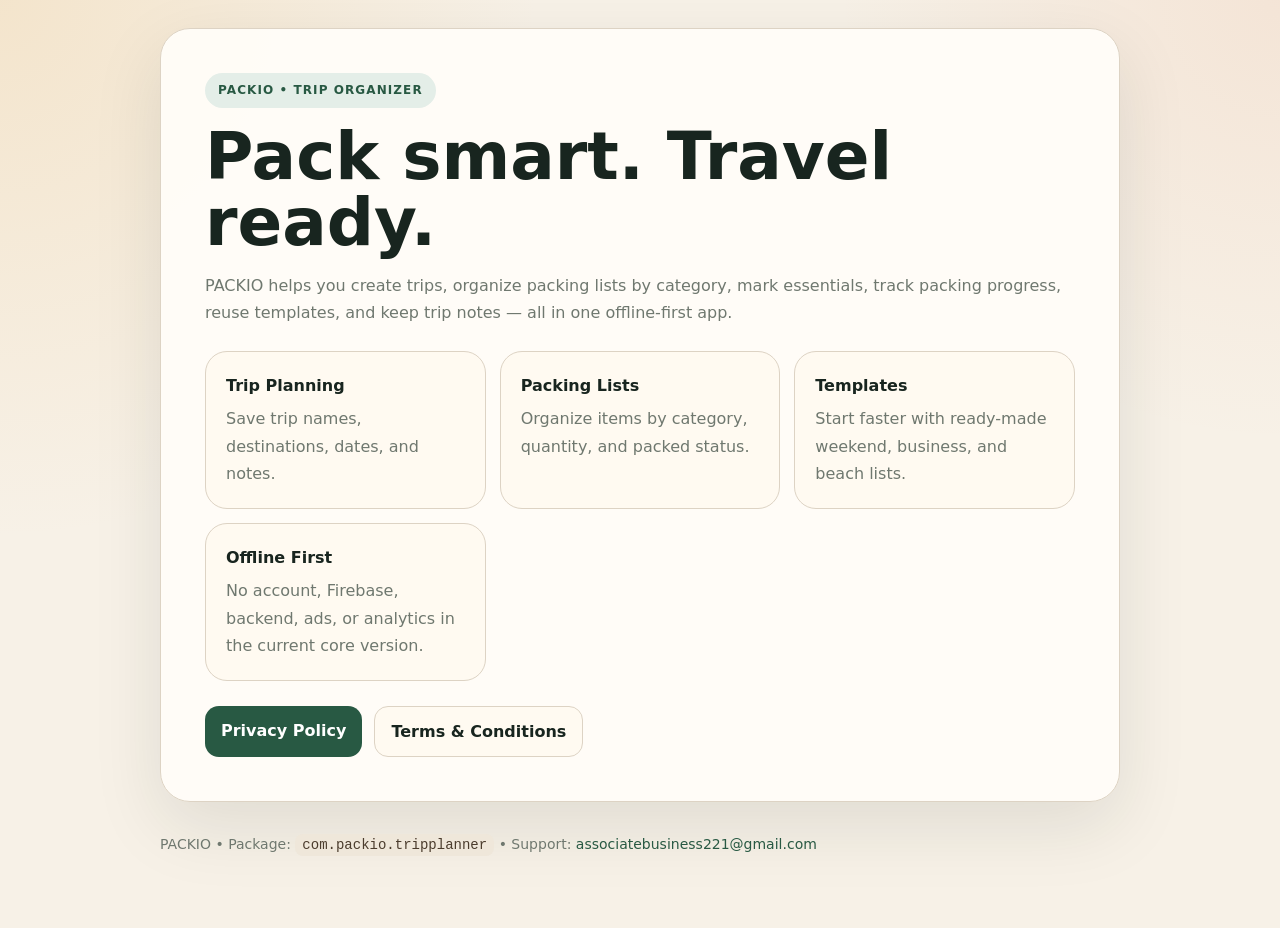
<file: docs/index.html>
<!doctype html>
<html lang="en">
<head>
  <meta charset="utf-8">
  <meta name="viewport" content="width=device-width,initial-scale=1">
  <title>PACKIO — Packing List & Trip Organizer</title>
  <meta name="description" content="PACKIO is an offline packing list and trip organizer for planning trips and tracking packing progress.">
  <link rel="stylesheet" href="style.css">
</head>
<body>
<main class="wrap">
  <section class="hero">
    <span class="badge">PACKIO • TRIP ORGANIZER</span>
    <h1>Pack smart. Travel ready.</h1>
    <p class="muted">PACKIO helps you create trips, organize packing lists by category, mark essentials, track packing progress, reuse templates, and keep trip notes — all in one offline-first app.</p>

    <div class="grid">
      <div class="card"><strong>Trip Planning</strong><span class="muted">Save trip names, destinations, dates, and notes.</span></div>
      <div class="card"><strong>Packing Lists</strong><span class="muted">Organize items by category, quantity, and packed status.</span></div>
      <div class="card"><strong>Templates</strong><span class="muted">Start faster with ready-made weekend, business, and beach lists.</span></div>
      <div class="card"><strong>Offline First</strong><span class="muted">No account, Firebase, backend, ads, or analytics in the current core version.</span></div>
    </div>

    <div class="nav">
      <a class="btn" href="privacy.html">Privacy Policy</a>
      <a class="btn alt" href="terms.html">Terms &amp; Conditions</a>
    </div>
  </section>

  <footer>
    PACKIO • Package: <code>com.packio.tripplanner</code> • Support:
    <a href="mailto:associatebusiness221@gmail.com">associatebusiness221@gmail.com</a>
  </footer>
</main>
</body>
</html>
</file>
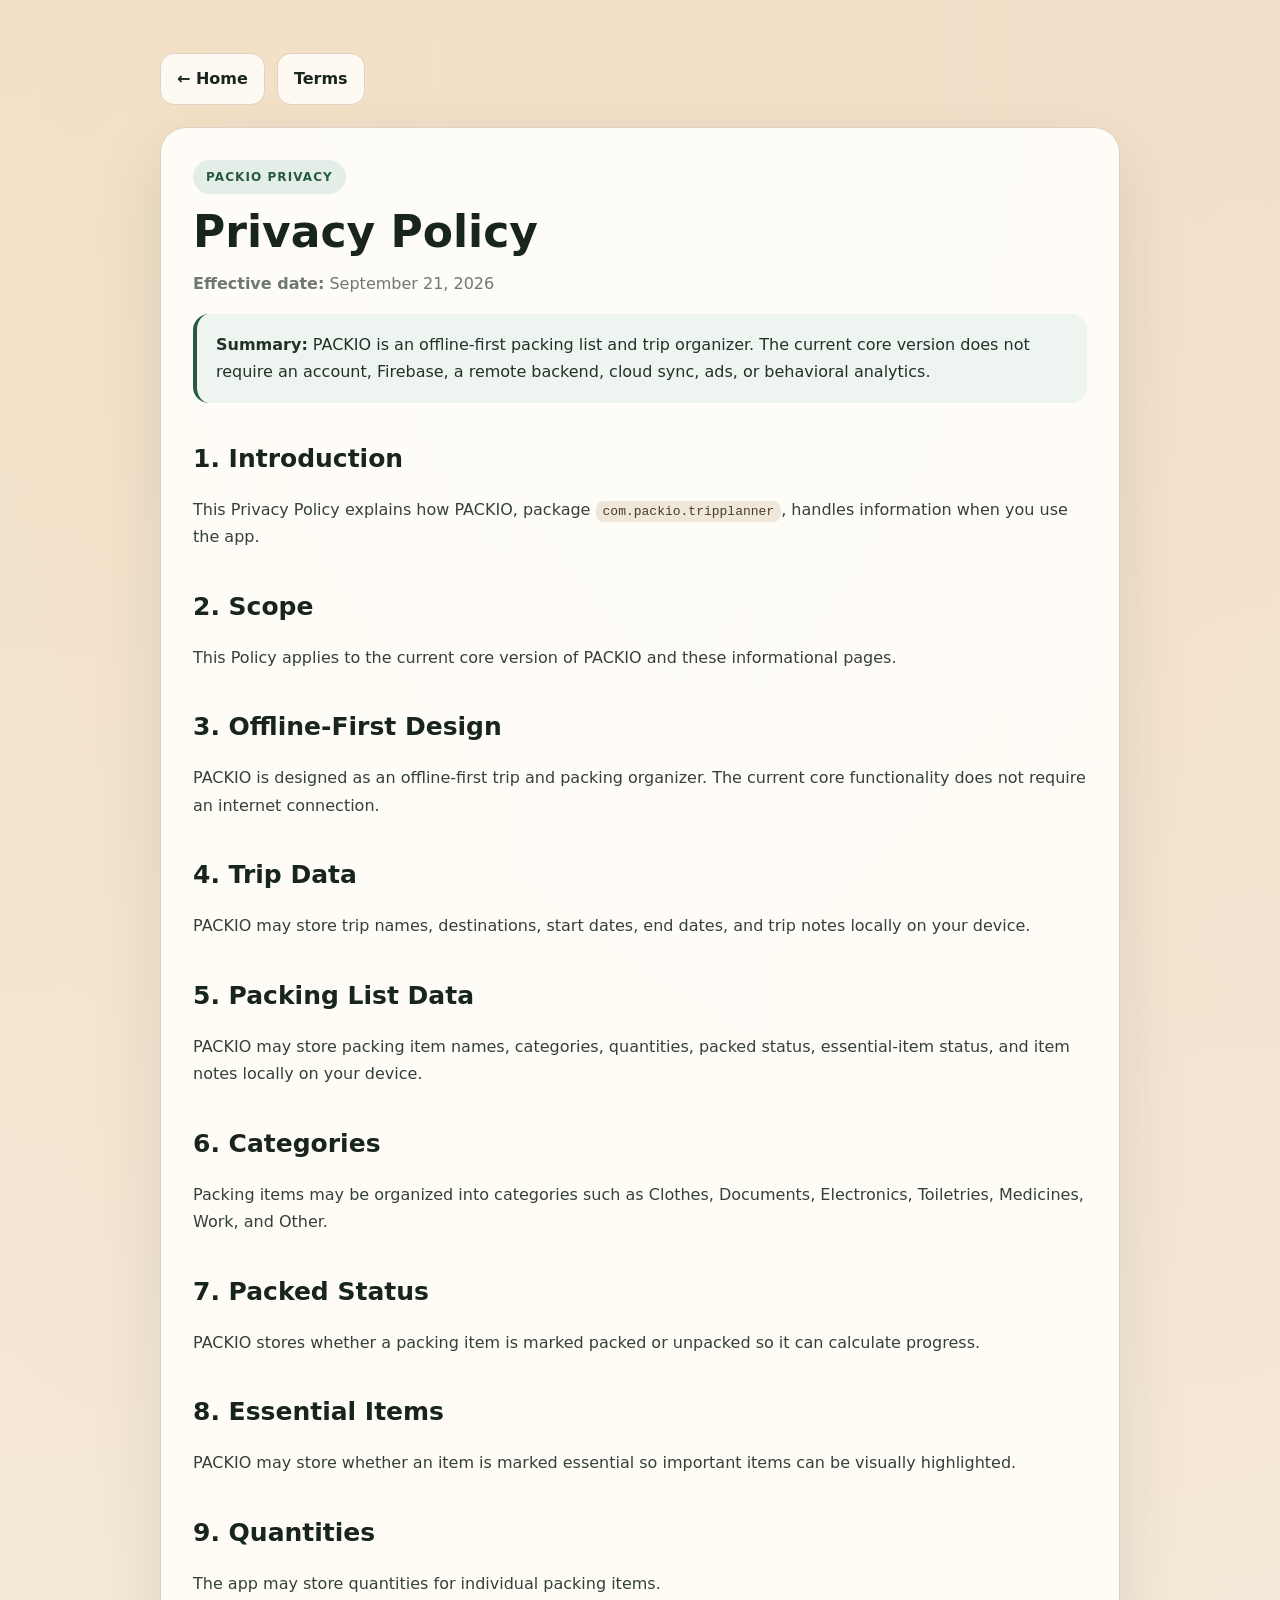
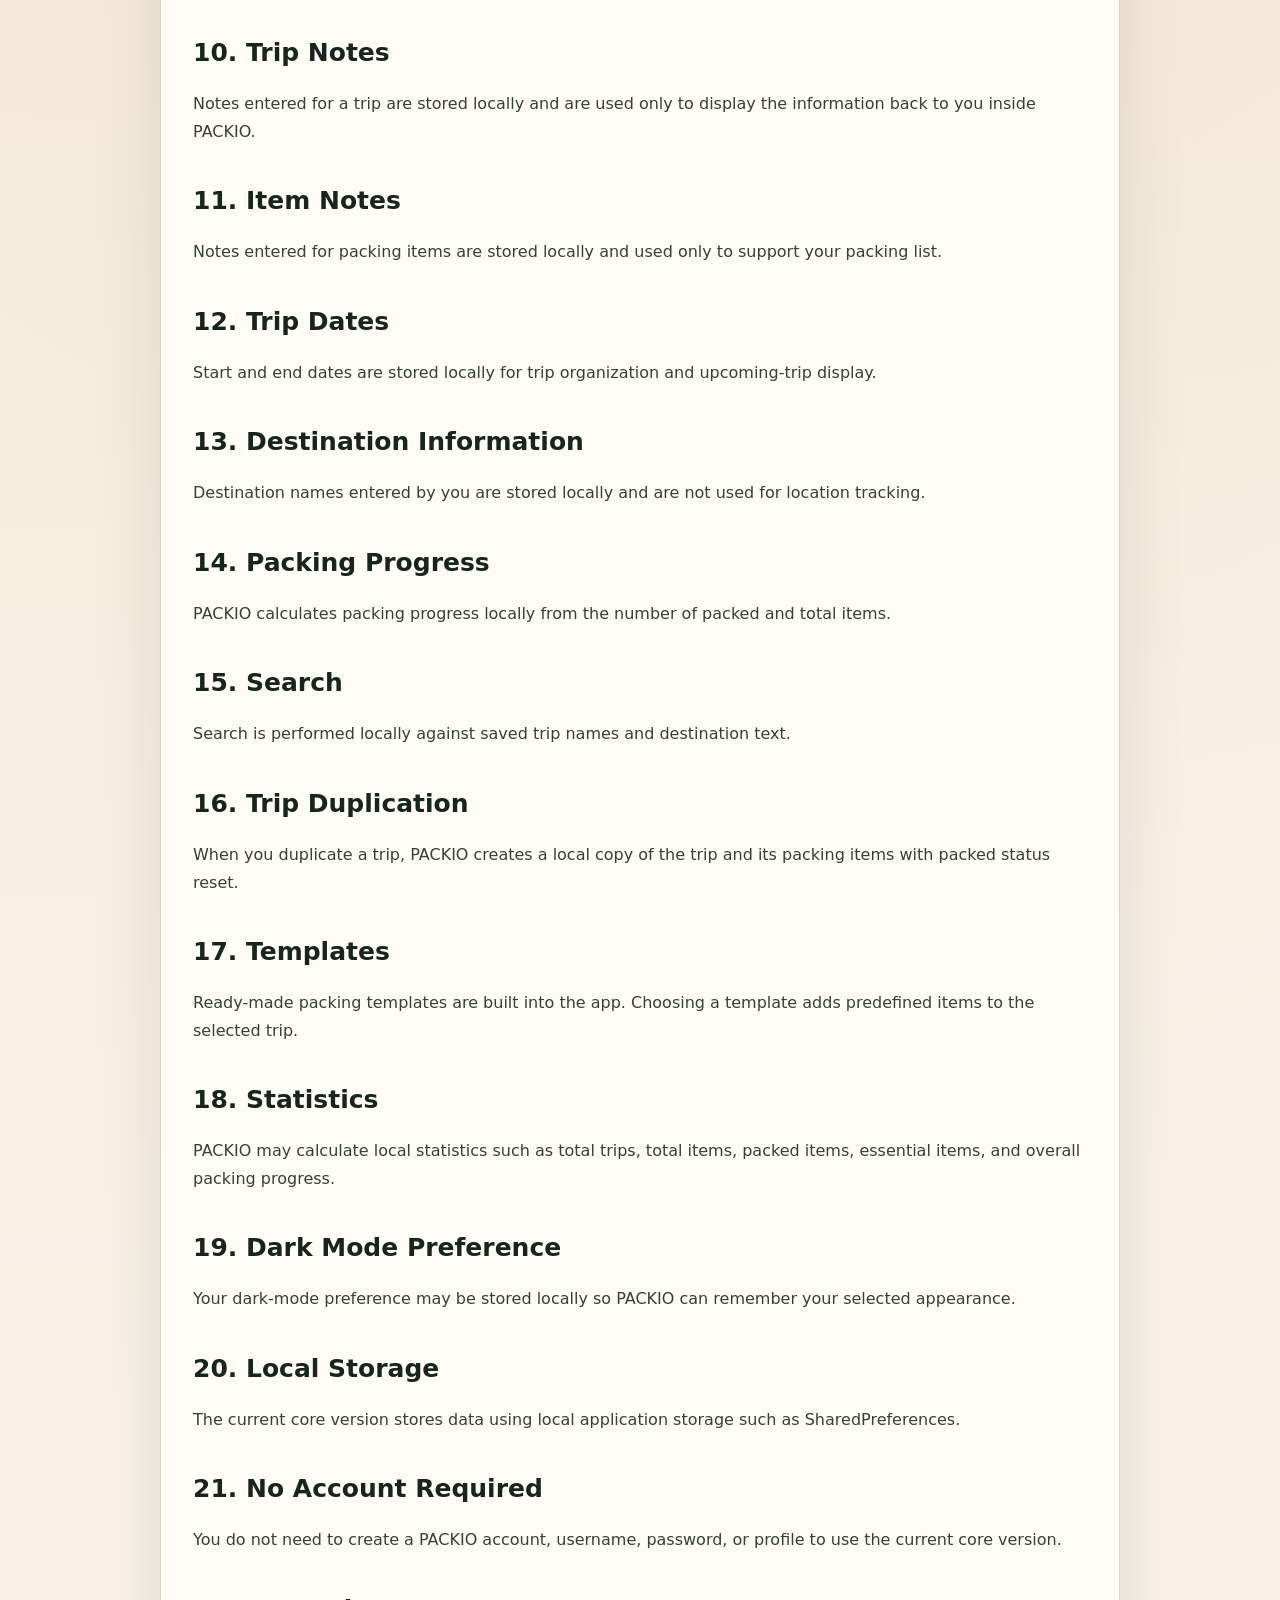
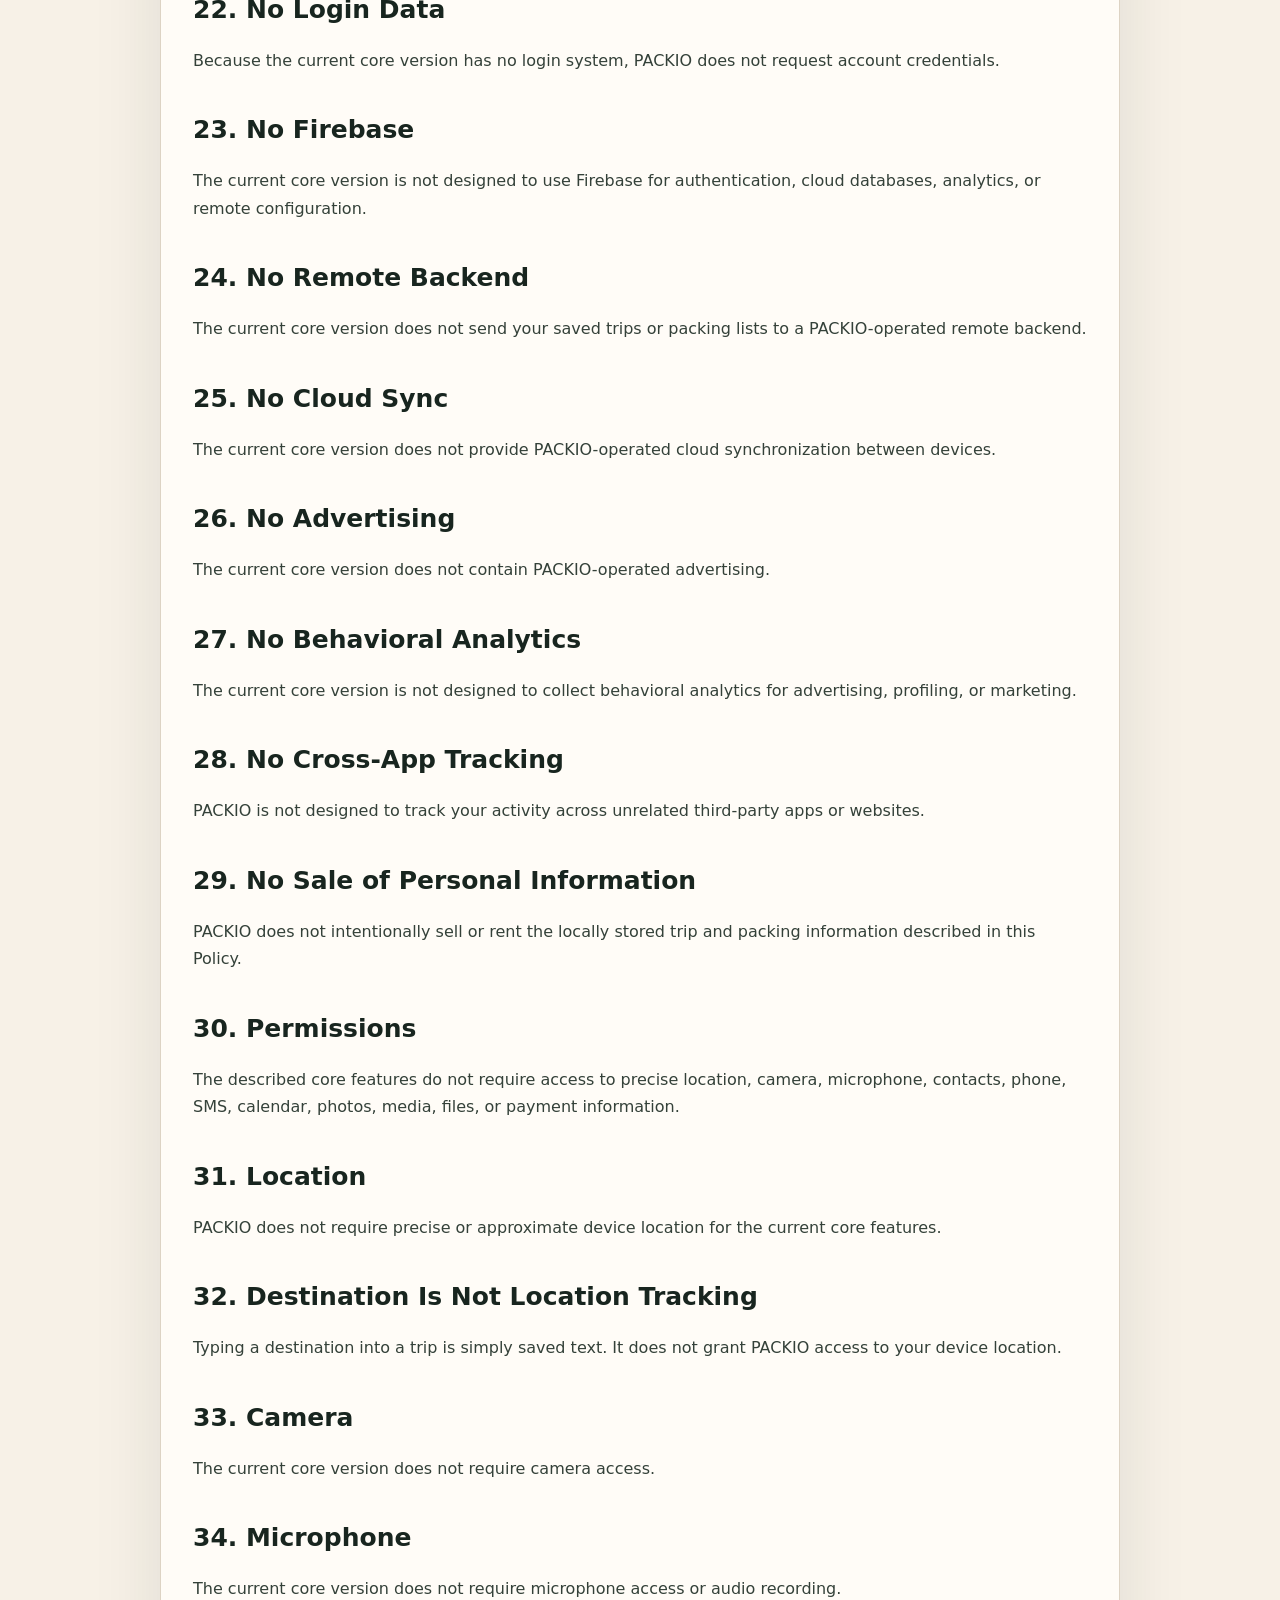
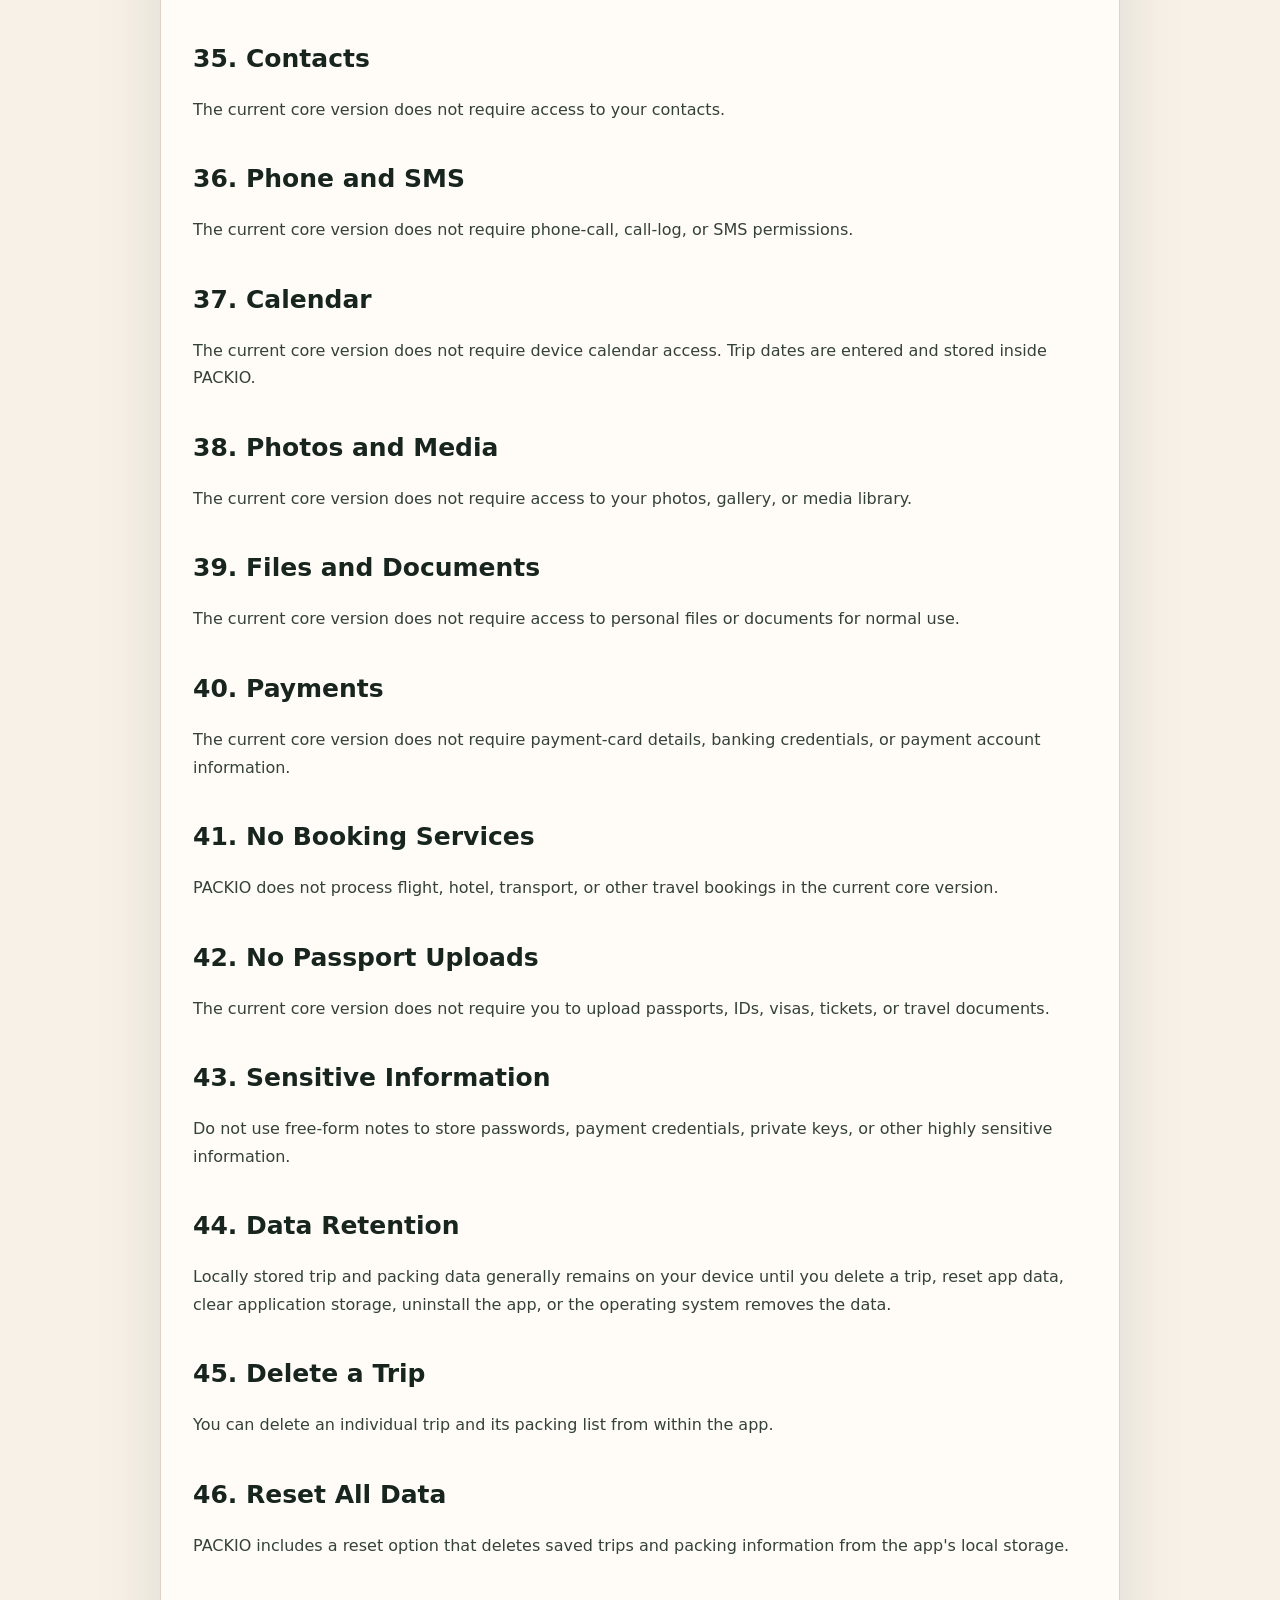
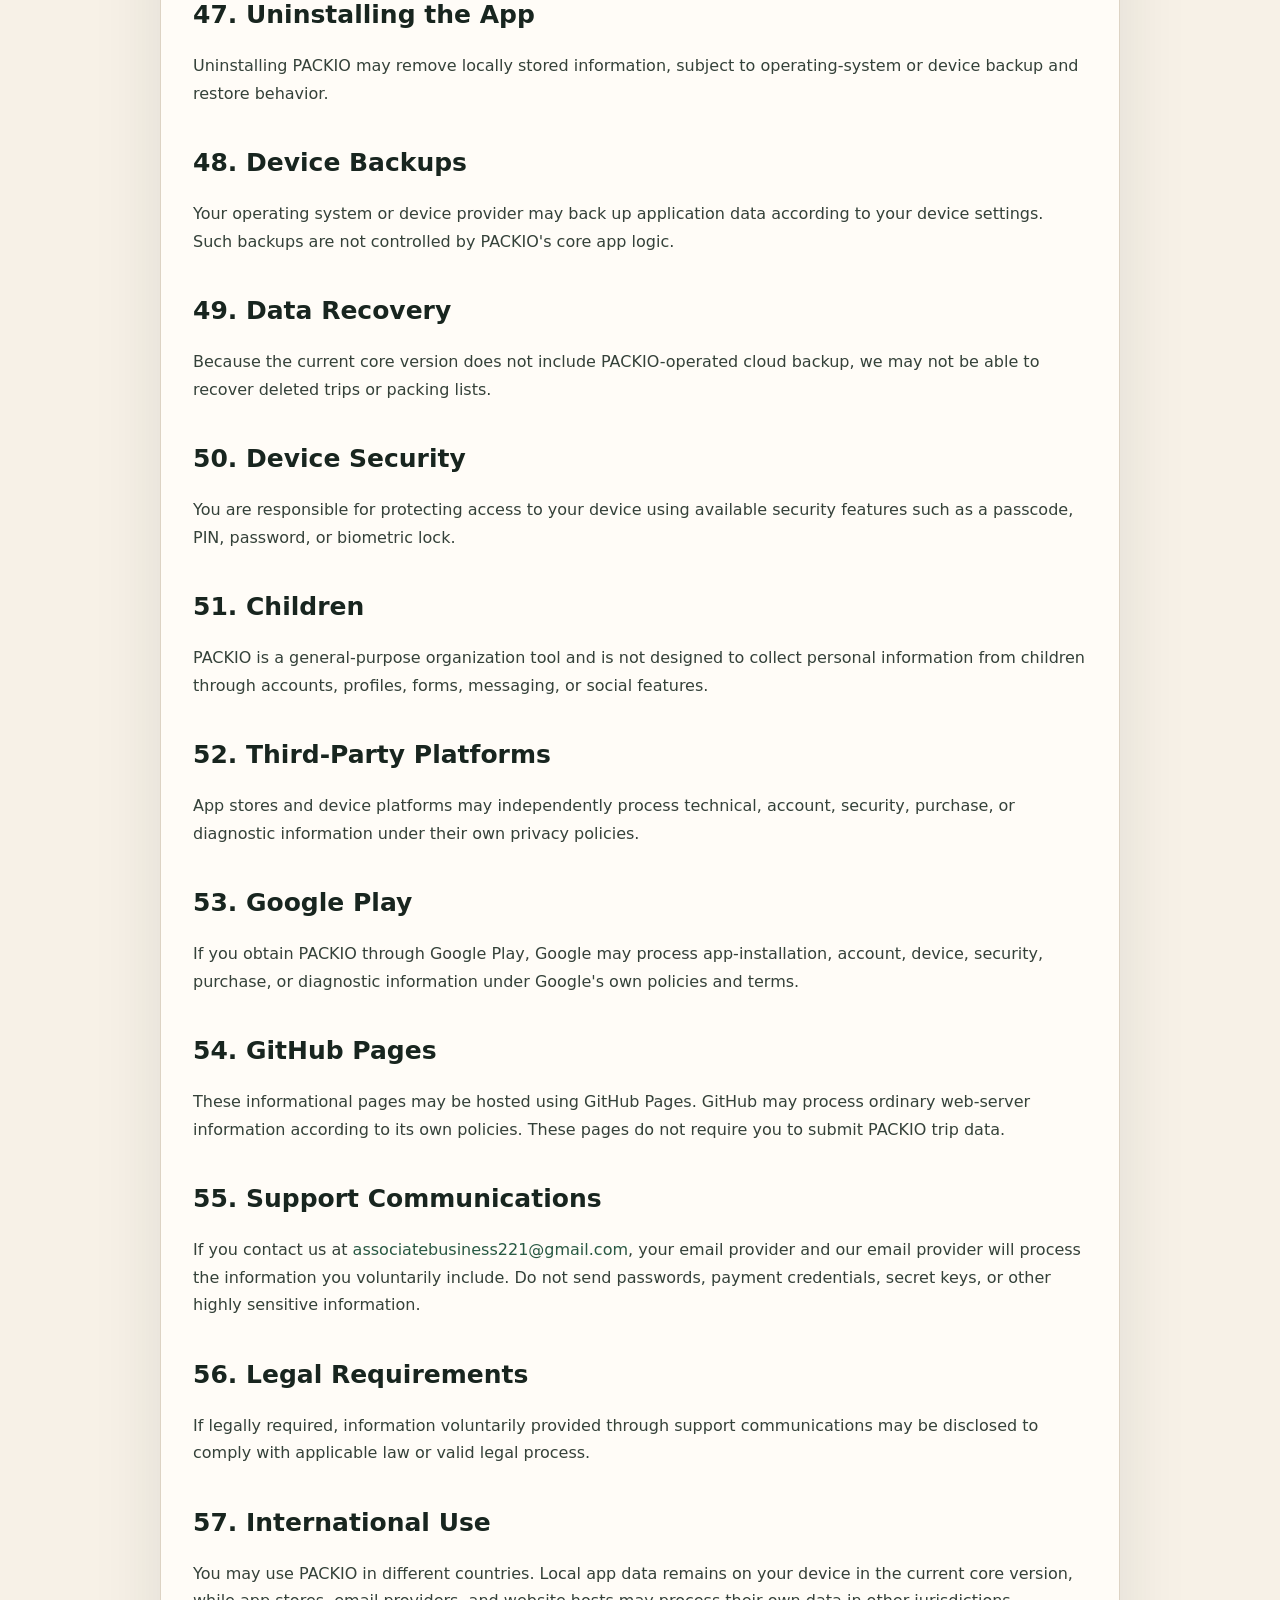
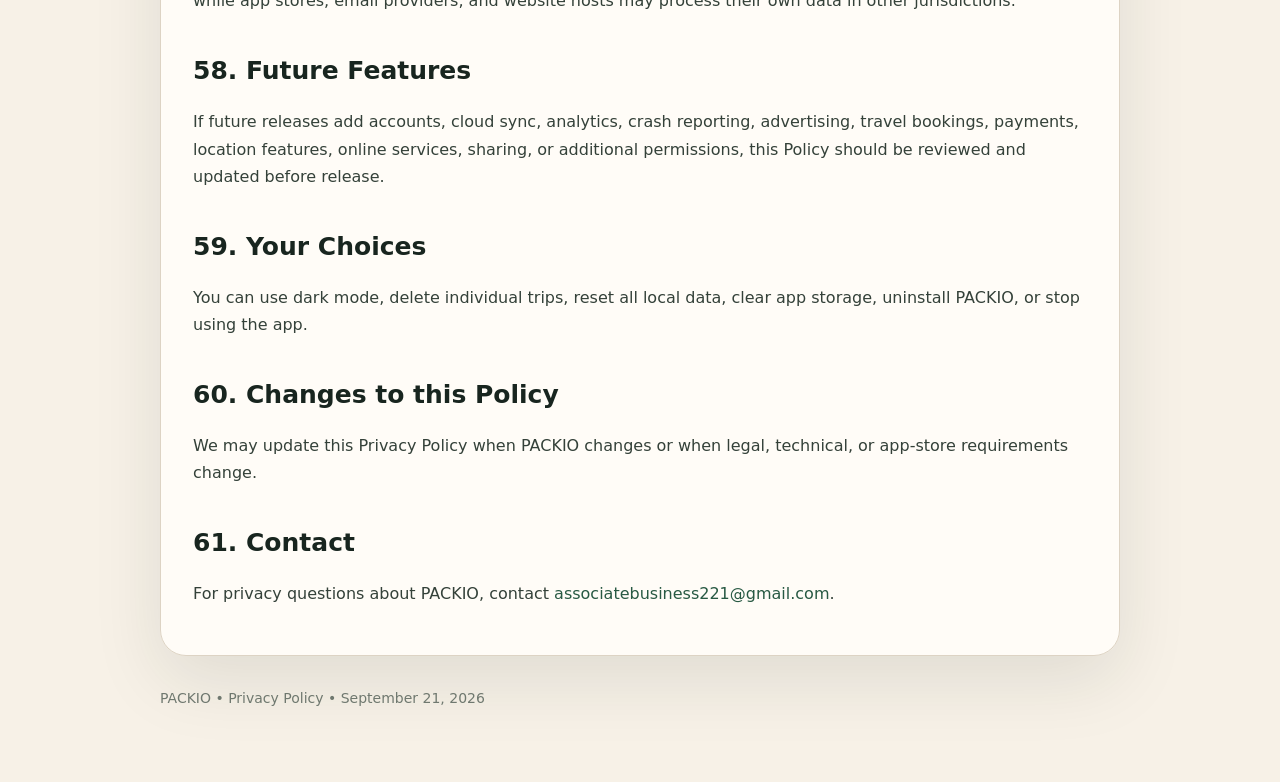
<file: docs/privacy.html>
<!doctype html>
<html lang="en">
<head>
  <meta charset="utf-8">
  <meta name="viewport" content="width=device-width,initial-scale=1">
  <title>Privacy Policy — PACKIO</title>
  <meta name="description" content="Privacy Policy for PACKIO, an offline packing list and trip organizer.">
  <link rel="stylesheet" href="style.css">
</head>
<body>
<main class="wrap">
  <div class="nav">
    <a class="btn alt" href="index.html">← Home</a>
    <a class="btn alt" href="terms.html">Terms</a>
  </div>

  <article class="article">
    <span class="badge">PACKIO PRIVACY</span>
    <h1 style="font-size:44px">Privacy Policy</h1>
    <p class="muted"><strong>Effective date:</strong> September 21, 2026</p>

    <div class="notice">
      <strong>Summary:</strong> PACKIO is an offline-first packing list and trip organizer. The current core version does not require an account, Firebase, a remote backend, cloud sync, ads, or behavioral analytics.
    </div>

    <h2>1. Introduction</h2>
<p>This Privacy Policy explains how PACKIO, package <code>com.packio.tripplanner</code>, handles information when you use the app.</p>
<h2>2. Scope</h2>
<p>This Policy applies to the current core version of PACKIO and these informational pages.</p>
<h2>3. Offline-First Design</h2>
<p>PACKIO is designed as an offline-first trip and packing organizer. The current core functionality does not require an internet connection.</p>
<h2>4. Trip Data</h2>
<p>PACKIO may store trip names, destinations, start dates, end dates, and trip notes locally on your device.</p>
<h2>5. Packing List Data</h2>
<p>PACKIO may store packing item names, categories, quantities, packed status, essential-item status, and item notes locally on your device.</p>
<h2>6. Categories</h2>
<p>Packing items may be organized into categories such as Clothes, Documents, Electronics, Toiletries, Medicines, Work, and Other.</p>
<h2>7. Packed Status</h2>
<p>PACKIO stores whether a packing item is marked packed or unpacked so it can calculate progress.</p>
<h2>8. Essential Items</h2>
<p>PACKIO may store whether an item is marked essential so important items can be visually highlighted.</p>
<h2>9. Quantities</h2>
<p>The app may store quantities for individual packing items.</p>
<h2>10. Trip Notes</h2>
<p>Notes entered for a trip are stored locally and are used only to display the information back to you inside PACKIO.</p>
<h2>11. Item Notes</h2>
<p>Notes entered for packing items are stored locally and used only to support your packing list.</p>
<h2>12. Trip Dates</h2>
<p>Start and end dates are stored locally for trip organization and upcoming-trip display.</p>
<h2>13. Destination Information</h2>
<p>Destination names entered by you are stored locally and are not used for location tracking.</p>
<h2>14. Packing Progress</h2>
<p>PACKIO calculates packing progress locally from the number of packed and total items.</p>
<h2>15. Search</h2>
<p>Search is performed locally against saved trip names and destination text.</p>
<h2>16. Trip Duplication</h2>
<p>When you duplicate a trip, PACKIO creates a local copy of the trip and its packing items with packed status reset.</p>
<h2>17. Templates</h2>
<p>Ready-made packing templates are built into the app. Choosing a template adds predefined items to the selected trip.</p>
<h2>18. Statistics</h2>
<p>PACKIO may calculate local statistics such as total trips, total items, packed items, essential items, and overall packing progress.</p>
<h2>19. Dark Mode Preference</h2>
<p>Your dark-mode preference may be stored locally so PACKIO can remember your selected appearance.</p>
<h2>20. Local Storage</h2>
<p>The current core version stores data using local application storage such as SharedPreferences.</p>
<h2>21. No Account Required</h2>
<p>You do not need to create a PACKIO account, username, password, or profile to use the current core version.</p>
<h2>22. No Login Data</h2>
<p>Because the current core version has no login system, PACKIO does not request account credentials.</p>
<h2>23. No Firebase</h2>
<p>The current core version is not designed to use Firebase for authentication, cloud databases, analytics, or remote configuration.</p>
<h2>24. No Remote Backend</h2>
<p>The current core version does not send your saved trips or packing lists to a PACKIO-operated remote backend.</p>
<h2>25. No Cloud Sync</h2>
<p>The current core version does not provide PACKIO-operated cloud synchronization between devices.</p>
<h2>26. No Advertising</h2>
<p>The current core version does not contain PACKIO-operated advertising.</p>
<h2>27. No Behavioral Analytics</h2>
<p>The current core version is not designed to collect behavioral analytics for advertising, profiling, or marketing.</p>
<h2>28. No Cross-App Tracking</h2>
<p>PACKIO is not designed to track your activity across unrelated third-party apps or websites.</p>
<h2>29. No Sale of Personal Information</h2>
<p>PACKIO does not intentionally sell or rent the locally stored trip and packing information described in this Policy.</p>
<h2>30. Permissions</h2>
<p>The described core features do not require access to precise location, camera, microphone, contacts, phone, SMS, calendar, photos, media, files, or payment information.</p>
<h2>31. Location</h2>
<p>PACKIO does not require precise or approximate device location for the current core features.</p>
<h2>32. Destination Is Not Location Tracking</h2>
<p>Typing a destination into a trip is simply saved text. It does not grant PACKIO access to your device location.</p>
<h2>33. Camera</h2>
<p>The current core version does not require camera access.</p>
<h2>34. Microphone</h2>
<p>The current core version does not require microphone access or audio recording.</p>
<h2>35. Contacts</h2>
<p>The current core version does not require access to your contacts.</p>
<h2>36. Phone and SMS</h2>
<p>The current core version does not require phone-call, call-log, or SMS permissions.</p>
<h2>37. Calendar</h2>
<p>The current core version does not require device calendar access. Trip dates are entered and stored inside PACKIO.</p>
<h2>38. Photos and Media</h2>
<p>The current core version does not require access to your photos, gallery, or media library.</p>
<h2>39. Files and Documents</h2>
<p>The current core version does not require access to personal files or documents for normal use.</p>
<h2>40. Payments</h2>
<p>The current core version does not require payment-card details, banking credentials, or payment account information.</p>
<h2>41. No Booking Services</h2>
<p>PACKIO does not process flight, hotel, transport, or other travel bookings in the current core version.</p>
<h2>42. No Passport Uploads</h2>
<p>The current core version does not require you to upload passports, IDs, visas, tickets, or travel documents.</p>
<h2>43. Sensitive Information</h2>
<p>Do not use free-form notes to store passwords, payment credentials, private keys, or other highly sensitive information.</p>
<h2>44. Data Retention</h2>
<p>Locally stored trip and packing data generally remains on your device until you delete a trip, reset app data, clear application storage, uninstall the app, or the operating system removes the data.</p>
<h2>45. Delete a Trip</h2>
<p>You can delete an individual trip and its packing list from within the app.</p>
<h2>46. Reset All Data</h2>
<p>PACKIO includes a reset option that deletes saved trips and packing information from the app's local storage.</p>
<h2>47. Uninstalling the App</h2>
<p>Uninstalling PACKIO may remove locally stored information, subject to operating-system or device backup and restore behavior.</p>
<h2>48. Device Backups</h2>
<p>Your operating system or device provider may back up application data according to your device settings. Such backups are not controlled by PACKIO's core app logic.</p>
<h2>49. Data Recovery</h2>
<p>Because the current core version does not include PACKIO-operated cloud backup, we may not be able to recover deleted trips or packing lists.</p>
<h2>50. Device Security</h2>
<p>You are responsible for protecting access to your device using available security features such as a passcode, PIN, password, or biometric lock.</p>
<h2>51. Children</h2>
<p>PACKIO is a general-purpose organization tool and is not designed to collect personal information from children through accounts, profiles, forms, messaging, or social features.</p>
<h2>52. Third-Party Platforms</h2>
<p>App stores and device platforms may independently process technical, account, security, purchase, or diagnostic information under their own privacy policies.</p>
<h2>53. Google Play</h2>
<p>If you obtain PACKIO through Google Play, Google may process app-installation, account, device, security, purchase, or diagnostic information under Google's own policies and terms.</p>
<h2>54. GitHub Pages</h2>
<p>These informational pages may be hosted using GitHub Pages. GitHub may process ordinary web-server information according to its own policies. These pages do not require you to submit PACKIO trip data.</p>
<h2>55. Support Communications</h2>
<p>If you contact us at <a href='mailto:associatebusiness221@gmail.com'>associatebusiness221@gmail.com</a>, your email provider and our email provider will process the information you voluntarily include. Do not send passwords, payment credentials, secret keys, or other highly sensitive information.</p>
<h2>56. Legal Requirements</h2>
<p>If legally required, information voluntarily provided through support communications may be disclosed to comply with applicable law or valid legal process.</p>
<h2>57. International Use</h2>
<p>You may use PACKIO in different countries. Local app data remains on your device in the current core version, while app stores, email providers, and website hosts may process their own data in other jurisdictions.</p>
<h2>58. Future Features</h2>
<p>If future releases add accounts, cloud sync, analytics, crash reporting, advertising, travel bookings, payments, location features, online services, sharing, or additional permissions, this Policy should be reviewed and updated before release.</p>
<h2>59. Your Choices</h2>
<p>You can use dark mode, delete individual trips, reset all local data, clear app storage, uninstall PACKIO, or stop using the app.</p>
<h2>60. Changes to this Policy</h2>
<p>We may update this Privacy Policy when PACKIO changes or when legal, technical, or app-store requirements change.</p>
<h2>61. Contact</h2>
<p>For privacy questions about PACKIO, contact <a href='mailto:associatebusiness221@gmail.com'>associatebusiness221@gmail.com</a>.</p>
  </article>

  <footer>PACKIO • Privacy Policy • September 21, 2026</footer>
</main>
</body>
</html>
</file>
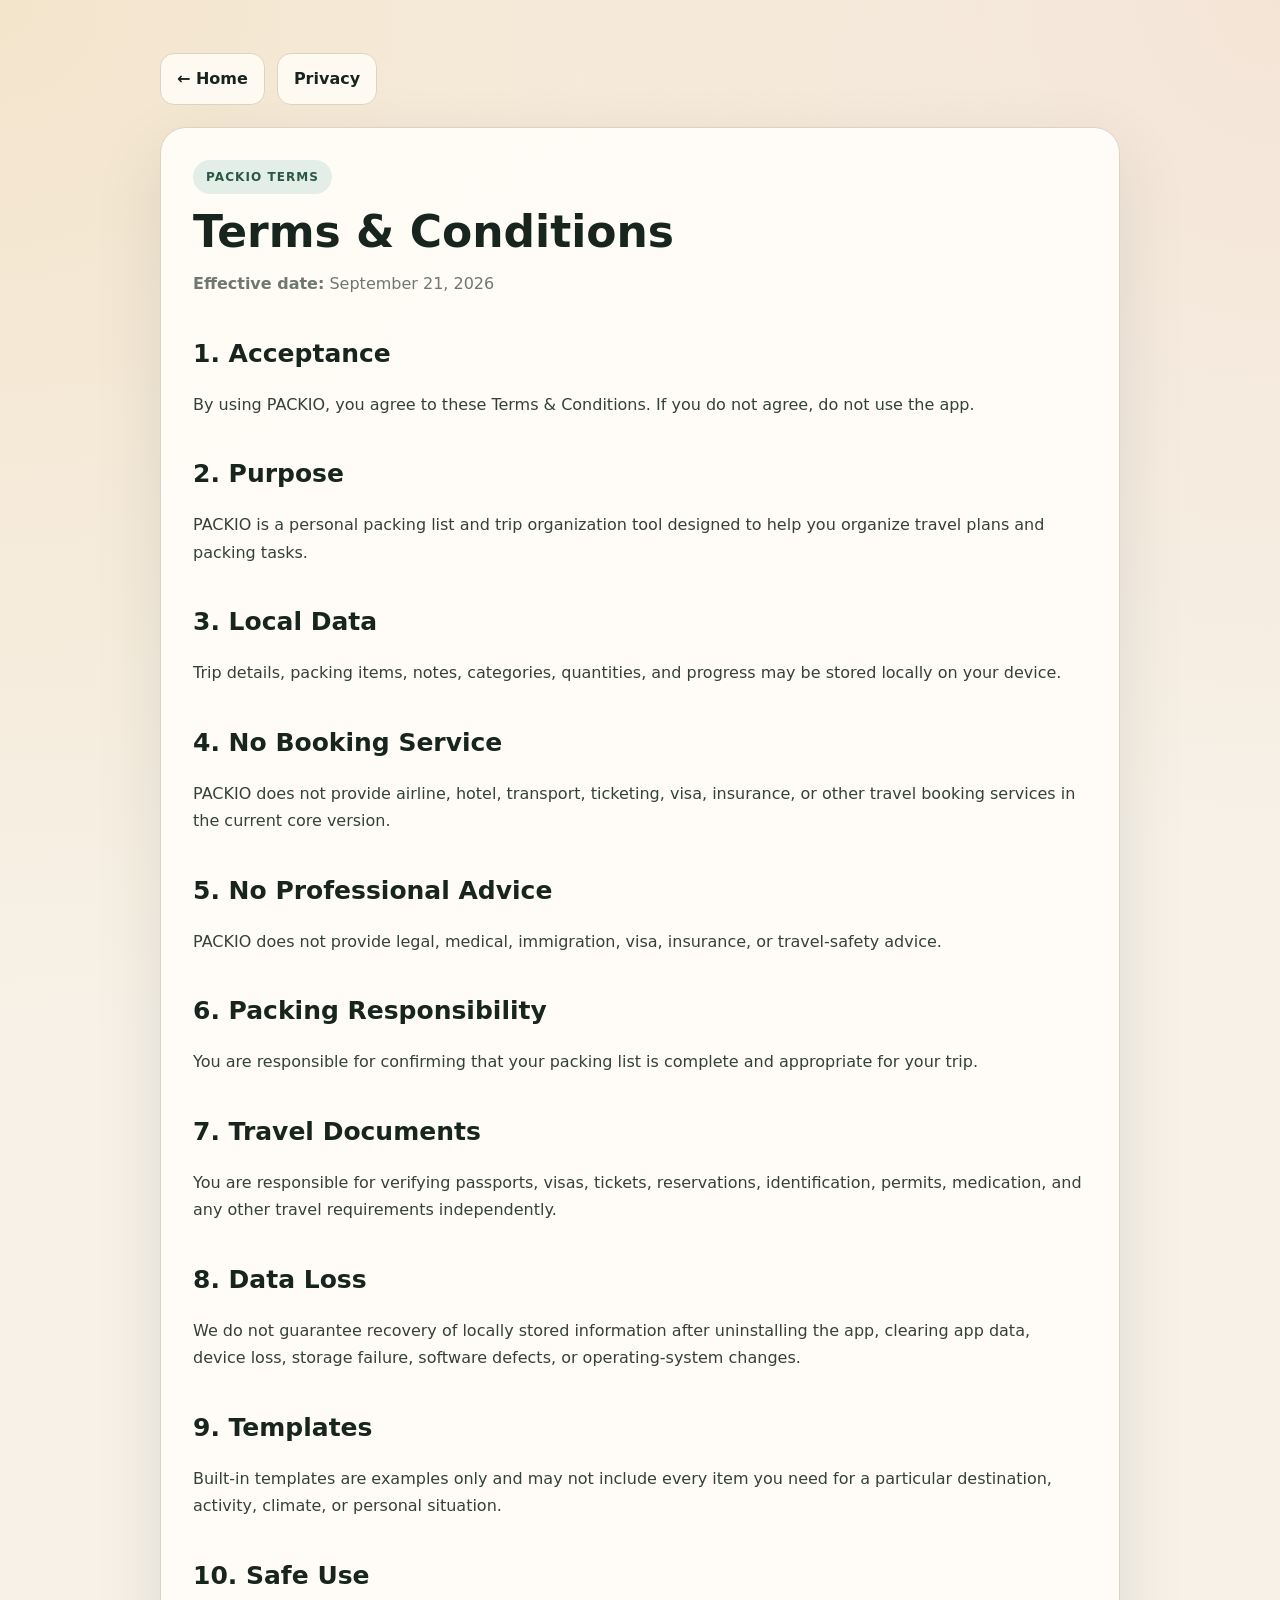
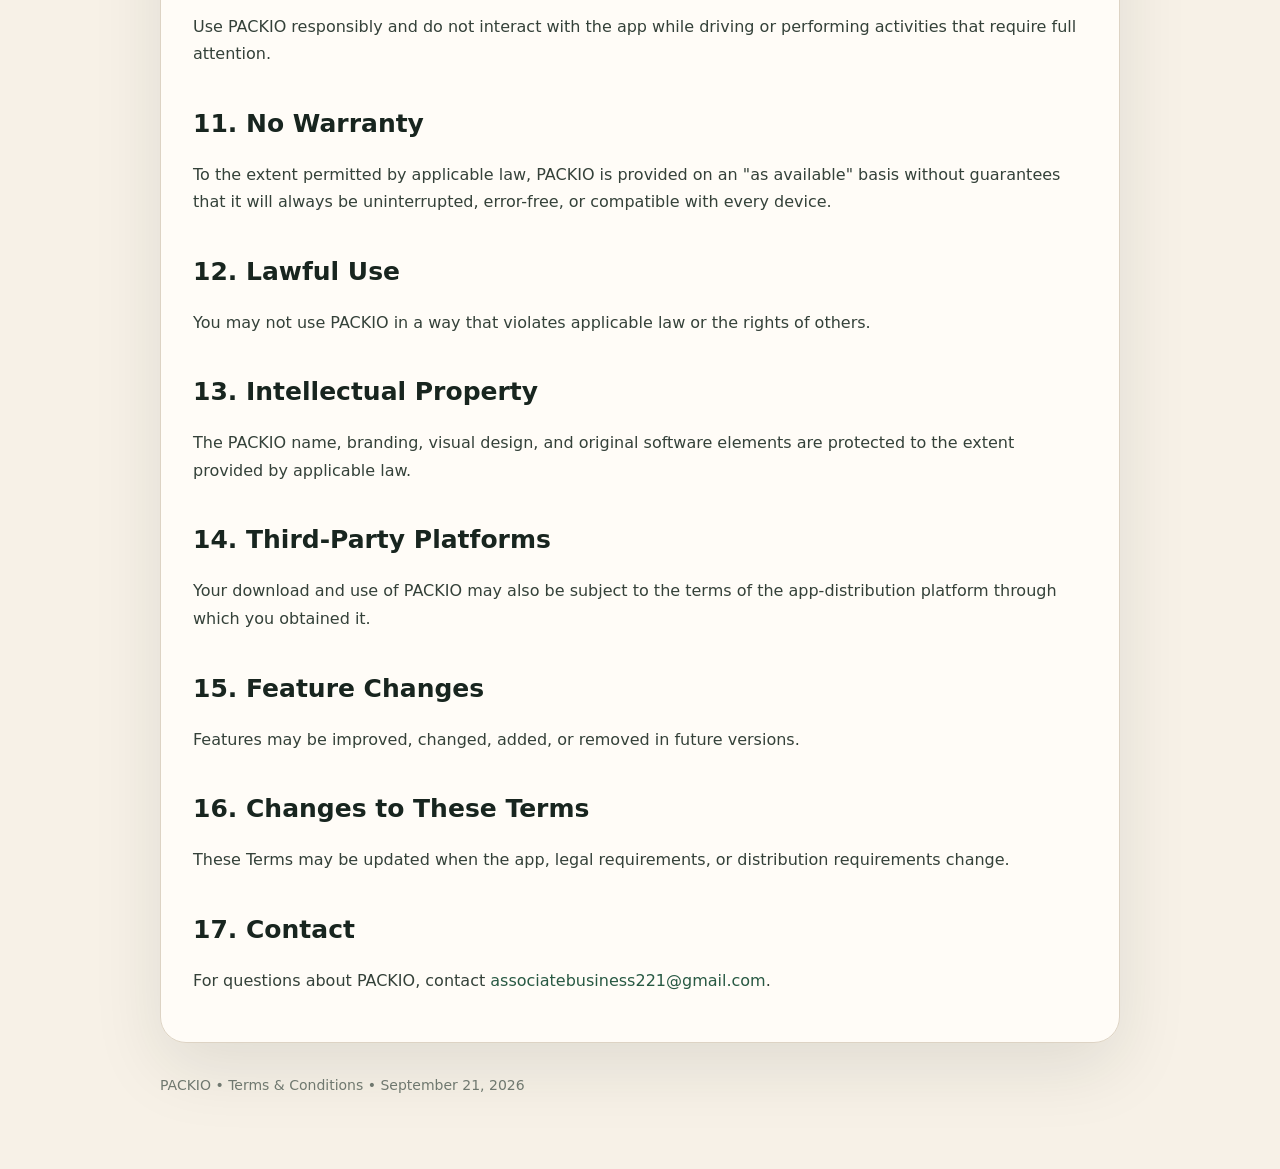
<file: docs/terms.html>
<!doctype html>
<html lang="en">
<head>
  <meta charset="utf-8">
  <meta name="viewport" content="width=device-width,initial-scale=1">
  <title>Terms &amp; Conditions — PACKIO</title>
  <meta name="description" content="Terms and Conditions for PACKIO.">
  <link rel="stylesheet" href="style.css">
</head>
<body>
<main class="wrap">
  <div class="nav">
    <a class="btn alt" href="index.html">← Home</a>
    <a class="btn alt" href="privacy.html">Privacy</a>
  </div>

  <article class="article">
    <span class="badge">PACKIO TERMS</span>
    <h1 style="font-size:44px">Terms &amp; Conditions</h1>
    <p class="muted"><strong>Effective date:</strong> September 21, 2026</p>

    <h2>1. Acceptance</h2>
    <p>By using PACKIO, you agree to these Terms &amp; Conditions. If you do not agree, do not use the app.</p>

    <h2>2. Purpose</h2>
    <p>PACKIO is a personal packing list and trip organization tool designed to help you organize travel plans and packing tasks.</p>

    <h2>3. Local Data</h2>
    <p>Trip details, packing items, notes, categories, quantities, and progress may be stored locally on your device.</p>

    <h2>4. No Booking Service</h2>
    <p>PACKIO does not provide airline, hotel, transport, ticketing, visa, insurance, or other travel booking services in the current core version.</p>

    <h2>5. No Professional Advice</h2>
    <p>PACKIO does not provide legal, medical, immigration, visa, insurance, or travel-safety advice.</p>

    <h2>6. Packing Responsibility</h2>
    <p>You are responsible for confirming that your packing list is complete and appropriate for your trip.</p>

    <h2>7. Travel Documents</h2>
    <p>You are responsible for verifying passports, visas, tickets, reservations, identification, permits, medication, and any other travel requirements independently.</p>

    <h2>8. Data Loss</h2>
    <p>We do not guarantee recovery of locally stored information after uninstalling the app, clearing app data, device loss, storage failure, software defects, or operating-system changes.</p>

    <h2>9. Templates</h2>
    <p>Built-in templates are examples only and may not include every item you need for a particular destination, activity, climate, or personal situation.</p>

    <h2>10. Safe Use</h2>
    <p>Use PACKIO responsibly and do not interact with the app while driving or performing activities that require full attention.</p>

    <h2>11. No Warranty</h2>
    <p>To the extent permitted by applicable law, PACKIO is provided on an "as available" basis without guarantees that it will always be uninterrupted, error-free, or compatible with every device.</p>

    <h2>12. Lawful Use</h2>
    <p>You may not use PACKIO in a way that violates applicable law or the rights of others.</p>

    <h2>13. Intellectual Property</h2>
    <p>The PACKIO name, branding, visual design, and original software elements are protected to the extent provided by applicable law.</p>

    <h2>14. Third-Party Platforms</h2>
    <p>Your download and use of PACKIO may also be subject to the terms of the app-distribution platform through which you obtained it.</p>

    <h2>15. Feature Changes</h2>
    <p>Features may be improved, changed, added, or removed in future versions.</p>

    <h2>16. Changes to These Terms</h2>
    <p>These Terms may be updated when the app, legal requirements, or distribution requirements change.</p>

    <h2>17. Contact</h2>
    <p>For questions about PACKIO, contact <a href="mailto:associatebusiness221@gmail.com">associatebusiness221@gmail.com</a>.</p>
  </article>

  <footer>PACKIO • Terms &amp; Conditions • September 21, 2026</footer>
</main>
</body>
</html>
</file>
<file: docs/style.css>
:root{
  --forest:#285943;
  --terracotta:#D97745;
  --ivory:#F7F1E7;
  --sand:#E8B86D;
  --ink:#18251F;
  --muted:#6f786f;
  --card:#FFFDF8;
  --line:#ddd3c4;
}
*{box-sizing:border-box}
html{scroll-behavior:smooth}
body{
  margin:0;
  font-family:Inter,ui-sans-serif,system-ui,-apple-system,BlinkMacSystemFont,"Segoe UI",Roboto,Arial,sans-serif;
  color:var(--ink);
  background:
    radial-gradient(circle at top left,rgba(232,184,109,.22),transparent 34%),
    radial-gradient(circle at top right,rgba(217,119,69,.10),transparent 28%),
    var(--ivory);
  line-height:1.72;
}
a{color:var(--forest);text-decoration:none}
a:hover{text-decoration:underline}
.wrap{max-width:1000px;margin:auto;padding:28px 20px 72px}
.hero,.article{
  background:rgba(255,253,248,.96);
  border:1px solid var(--line);
  box-shadow:0 24px 70px rgba(24,37,31,.10);
}
.hero{padding:44px;border-radius:30px}
.article{margin-top:22px;padding:32px;border-radius:26px}
.badge{
  display:inline-flex;
  padding:7px 13px;
  border-radius:999px;
  background:#e4eee8;
  color:var(--forest);
  font-size:12px;
  font-weight:900;
  letter-spacing:.09em;
}
h1{font-size:clamp(38px,7vw,66px);line-height:1;margin:16px 0 12px}
h2{font-size:25px;margin-top:34px;margin-bottom:8px}
p,li{color:#344139}
.muted{color:var(--muted)}
.grid{display:grid;grid-template-columns:repeat(auto-fit,minmax(220px,1fr));gap:14px;margin-top:24px}
.card{
  padding:20px;
  border-radius:22px;
  background:#fffaf1;
  border:1px solid var(--line);
}
.card strong{display:block;margin-bottom:6px;color:var(--ink)}
.nav{display:flex;gap:12px;flex-wrap:wrap;margin:25px 0 0}
.btn{
  display:inline-block;
  padding:11px 16px;
  border-radius:14px;
  background:var(--forest);
  color:#fff;
  font-weight:900;
}
.btn.alt{
  background:#fffaf1;
  border:1px solid var(--line);
  color:var(--ink)
}
.notice{
  padding:17px 19px;
  border-radius:16px;
  background:#eef5f0;
  border-left:4px solid var(--forest);
  color:#203128;
}
code{
  background:#efe7da;
  padding:3px 7px;
  border-radius:8px;
  color:#4b3c2d;
}
footer{margin-top:30px;color:var(--muted);font-size:14px}
@media(max-width:600px){
  .wrap{padding:18px 14px 50px}
  .hero,.article{padding:22px}
}
</file>
